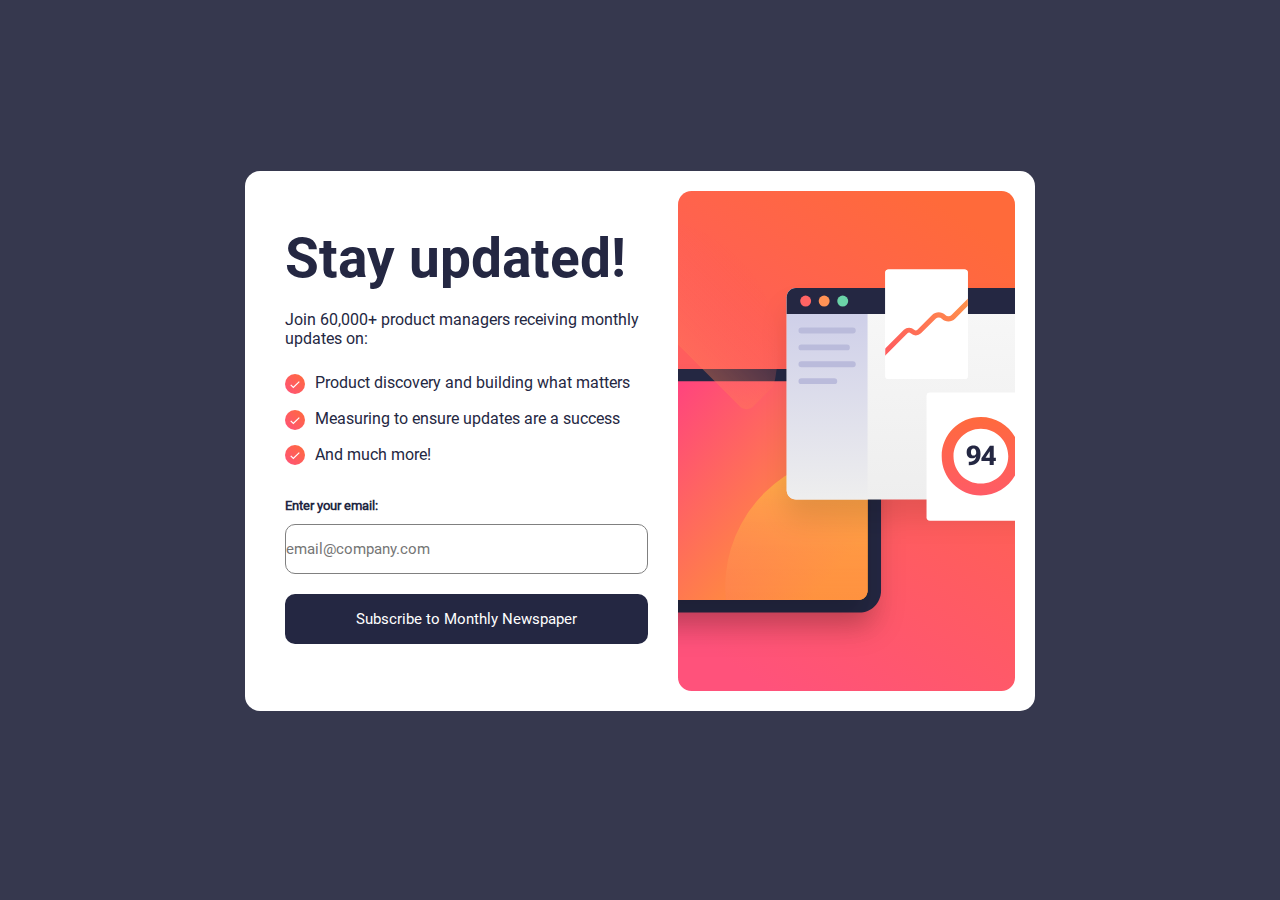
<file: index.html>
<!DOCTYPE html>
<html lang="en">
  <head>
    <meta charset="UTF-8" />
    <meta name="viewport" content="width=device-width, initial-scale=1.0" />
    <!-- displays site properly based on user's device -->
    <link rel="stylesheet" href="style.css" />
    <link
      rel="icon"
      type="image/png"
      sizes="32x32"
      href="./assets/images/favicon-32x32.png"
    />

    <title>
      Frontend Mentor | Newsletter sign-up form with success message
    </title>

    <!-- Feel free to remove these styles or customise in your own stylesheet 👍 -->
    <style>
      .attribution {
        font-size: 11px;
        text-align: center;
      }
      .attribution a {
        color: hsl(228, 45%, 44%);
      }
    </style>
  </head>
  <body>
    <div class="hero">
      <div class="info">
        <div class="center">
          <h1>Stay updated!</h1>
          <p>Join 60,000+ product managers receiving monthly updates on:</p>

          <ul class="bullet-list">
            <li>Product discovery and building what matters</li>
            <li>Measuring to ensure updates are a success</li>
            <li>And much more!</li>
          </ul>

          <form action="submit.html" method="GET">
            <label for="email">Enter your email:</label> <br />
            <input
              type="email"
              id="email"
              name="email"
              placeholder="email@company.com"
              required
            />
            <br />
            <input
              type="submit"
              id="btn"
              value="Subscribe to Monthly Newspaper"
            />
          </form>
        </div>
      </div>
      <div class="img">
        <img src="assets/images/illustration-sign-up-desktop.svg" alt="" />
      </div>
    </div>
  </body>
</html>
</file>
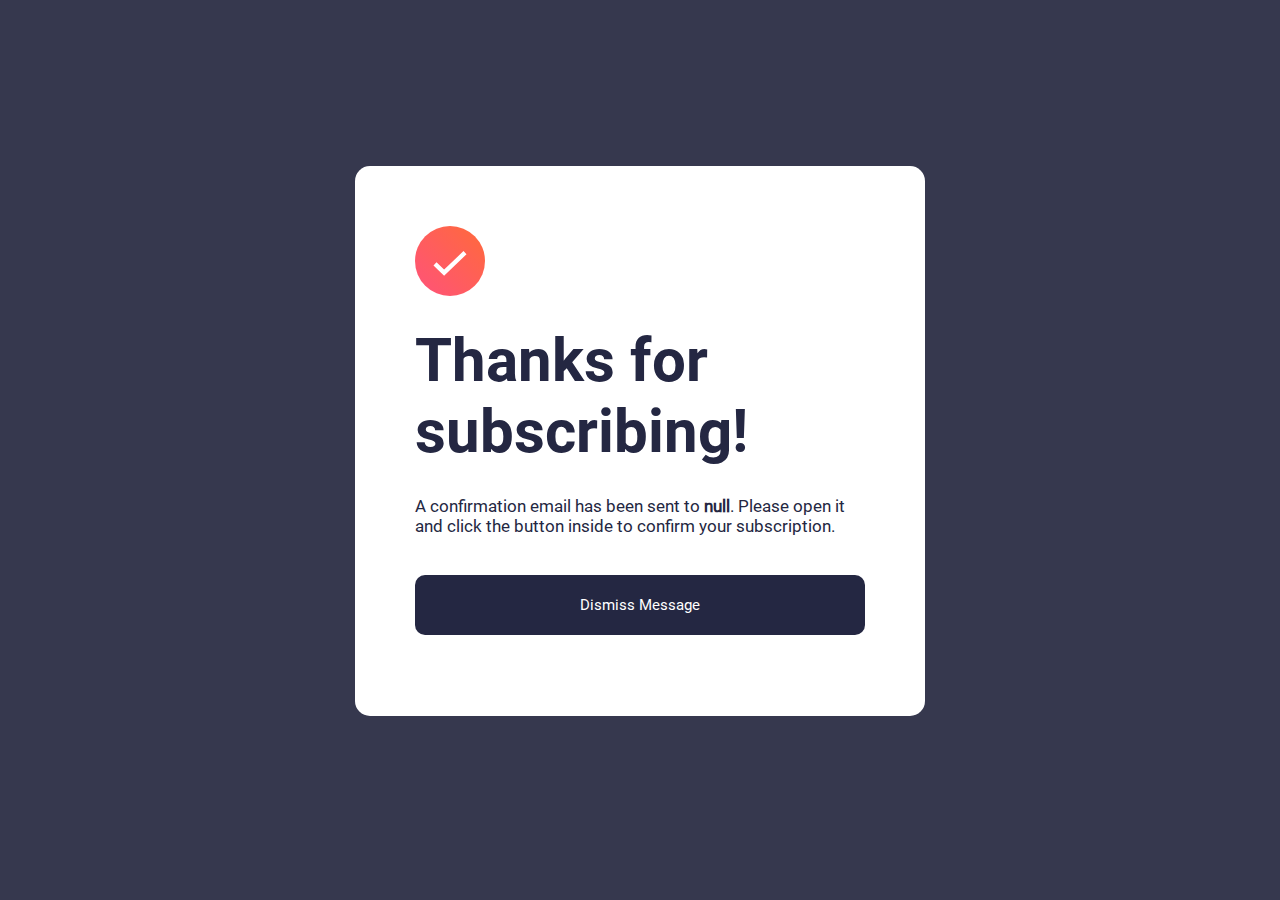
<file: submit.html>
<!DOCTYPE html>
<html lang="en">
  <head>
    <meta charset="UTF-8" />
    <meta http-equiv="X-UA-Compatible" content="IE=edge" />
    <meta name="viewport" content="width=device-width, initial-scale=1.0" />
    <link rel="stylesheet" href="style.css" />
    <title>Document</title>
  </head>
  <body class="submit">
    <div class="hero2">
      <img src="assets/images/icon-success.svg" alt="" />
      <h1>Thanks for subscribing!</h1>
      <p>
        A confirmation email has been sent to <span id="P1"></span>. Please open
        it and click the button inside to confirm your subscription.
      </p>
      <form action="index.html" method="GET">
        <input type="submit" id="btn2" value="Dismiss Message" />
      </form>
    </div>
  </body>
  <script src="index.js"></script>
</html>
</file>
<file: style.css>
/* overall settings */
* {
  font-family: Roboto-Regular;
  color: hsl(234, 29%, 20%);
  margin: 0;
  padding: 0;
}

@font-face {
  font-family: Roboto-Bold;
  src: url(assets/fonts/Roboto-Bold.ttf);
}

@font-face {
  font-family: Roboto-Regular;
  src: url(assets/fonts/Roboto-Regular.ttf);
}

body {
  background-color: hsl(235, 18%, 26%);
  height: 98vh;
  display: flex;
  justify-content: center;
  align-items: center;
}

h1 {
  font-family: Roboto-Bold;
}

/* main class */
.hero {
  background-color: white;
  display: flex;
  height: 500px;
  width: 750px;
  padding: 20px;
  border-radius: 15px;
}

.img img {
  max-height: 100%;
}

.hero h1 {
  font-size: 55px;
  margin-bottom: 20px;
}

.hero p {
  margin-top: 0;
  margin-bottom: 10px;
}

.info {
  padding: 20px;
}

.center {
  margin-right: 10px;
  margin-top: 15px;
  display: flex;
  flex-direction: column;
}

label {
  font-size: 13px;
  font-weight: 800;
}

input[type="email"],
input[type="submit"] {
  width: 100%;
  height: 50px;
  box-sizing: border-box;
  border-radius: 10px;
  border: 1px solid gray;
  font-size: 15px;
}

#email {
  margin-top: 10px;
  margin-bottom: 20px;
  cursor: pointer;
}

.bullet-list {
  list-style-type: none;
  padding: 0;
  margin: 0;
  margin-bottom: 15px;
  margin-top: 15px;
}

.bullet-list li {
  margin-bottom: 15px;
}

.bullet-list li::before {
  content: "";
  display: inline-block;
  width: 20px; /* Adjust the size of the SVG as needed */
  height: 20px;
  background-image: url(../assets/images/icon-success.svg); /* Replace with the URL or path to your SVG image */
  background-repeat: no-repeat;
  background-size: contain;
  margin-right: 10px; /* Adjust the spacing between SVG and text as needed */
  vertical-align: middle;
}

.bullet-list li span {
  display: inline-block;
  vertical-align: middle;
}

#btn {
  background-color: hsl(234, 29%, 20%);
  color: white;
  border: 0;
  cursor: pointer;
}

#btn:hover {
  background: linear-gradient(
    to right,
    rgba(255, 89, 122, 1),
    rgba(253, 111, 64, 1)
  );
  border: transparent;
}

/* Submit element settings  */

.hero2 {
  width: 450px;
  height: 430px;
  background-color: white;
  display: flex;
  flex-direction: column;
  padding: 60px;
  border-radius: 15px;
  align-content: center;
}

.hero2 img {
  width: 70px;
  padding-bottom: 29px;
}

.hero2 h1 {
  font-weight: 900;
  font-size: 60px;
  padding-bottom: 29px;
}

.hero2 p {
  padding-bottom: 39px;
  font-size: 17px;
}

#btn2 {
  background-color: hsl(234, 29%, 20%);
  color: white;
  height: 60px;
  border-radius: 10px;
  border: 0;
  font-size: 15px;
  cursor: pointer;
}

#btn2:hover {
  background: linear-gradient(
    to right,
    rgba(255, 89, 122, 1),
    rgba(253, 111, 64, 1)
  );
}

/* media settings  */

/* tablet/small screen mode */

@media only screen and (max-width: 775px) {
  .info {
    padding-top: 0;
  }

  .center h1 {
    margin-bottom: 10px;
    font-size: 45px;
  }

  .center {
    margin-top: 25px;
  }
}

/* mobile settings */
@media only screen and (max-width: 705px) {
  .img img {
    display: none;
  }

  .hero::before {
    content: url(assets/images/illustration-sign-up-mobile.svg);
    display: block;
  }

  .hero {
    display: flex;
    flex-direction: column;
    width: 375px;
    height: 800px;
    padding: 0;
  }

  .info {
    padding-top: 0;
    display: contents;
    display: flex;
  }

  .center {
    display: contents;
    display: flex;
    font-size: 1.05em;
  }

  .hero p {
    width: 90%;
  }

  .hero2 {
    height: 800px;
    width: 375px;
    padding: 20px;
  }

  .hero2 img {
    padding-top: 40%;
    padding-bottom: 20px;
  }

  .hero2 p {
    padding-bottom: 50%;
    font-size: 1.1em;
    line-height: 1.6em;
  }
}
</file>
